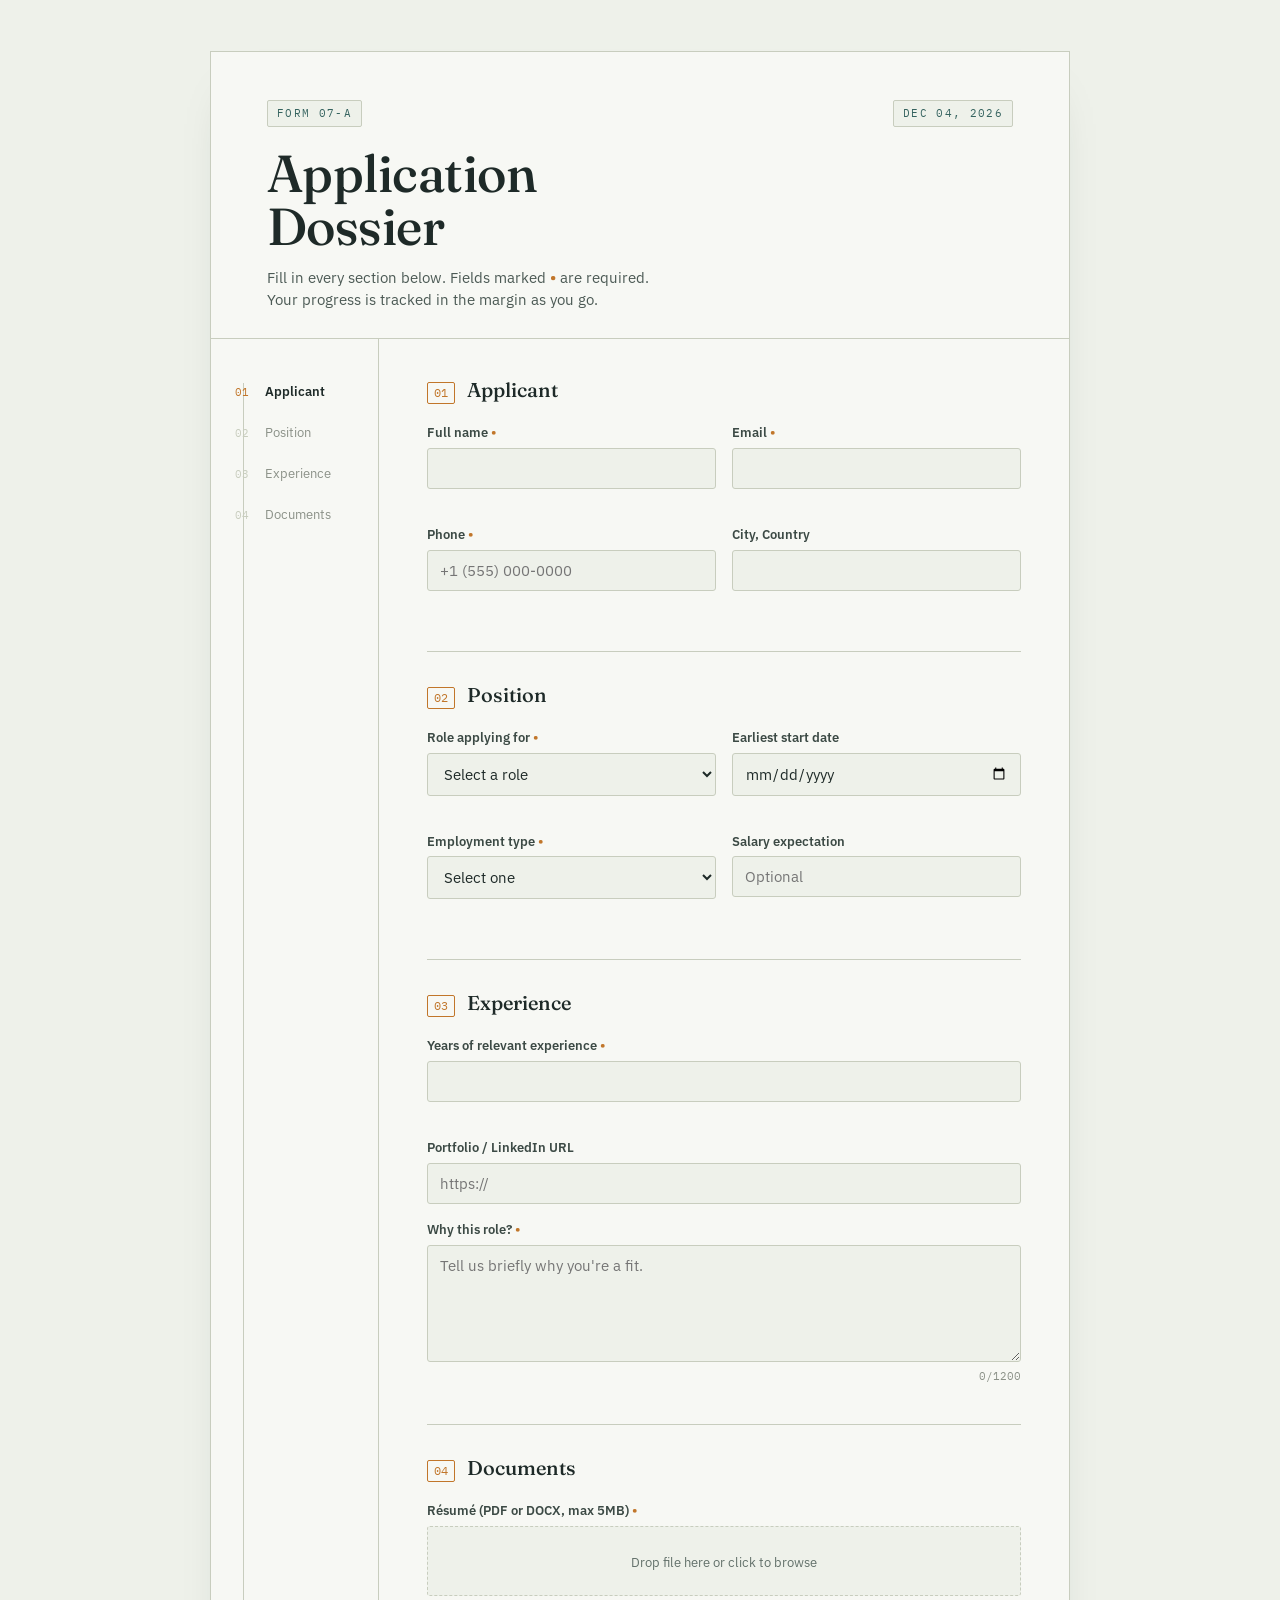
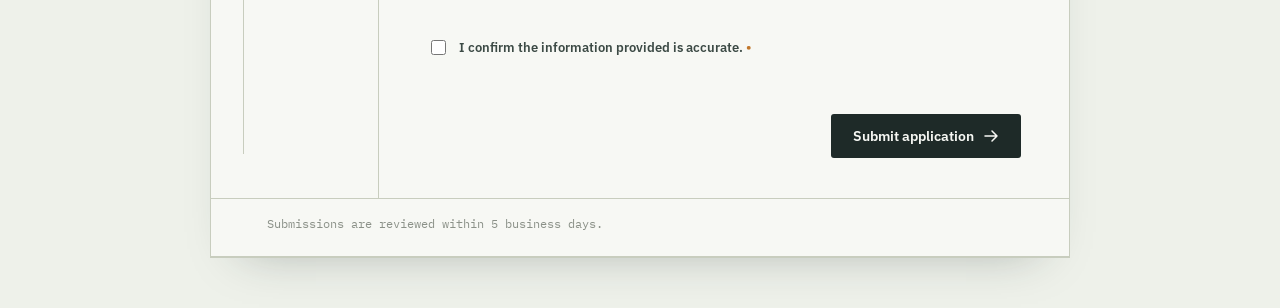
<file: index.html>
<!DOCTYPE html>
<html lang="en">
<head>
<meta charset="UTF-8">
<meta name="viewport" content="width=device-width, initial-scale=1.0">
<title>Apply — Application Form</title>
<link rel="preconnect" href="https://fonts.googleapis.com">
<link href="https://fonts.googleapis.com/css2?family=Fraunces:opsz,wght@9..144,400;9..144,500;9..144,600&family=IBM+Plex+Mono:wght@400;500&family=IBM+Plex+Sans:wght@400;500;600&display=swap" rel="stylesheet">
<link rel="stylesheet" href="apply.css">
</head>
<body>

<div class="sheet">

  <header class="masthead">
    <div class="masthead-top">
      <span class="tag">FORM 07-A</span>
      <span class="tag" id="stamp-date"></span>
    </div>
    <h1>Application<br>Dossier</h1>
    <p class="masthead-sub">Fill in every section below. Fields marked <span class="req">•</span> are required. Your progress is tracked in the margin as you go.</p>
  </header>

  <div class="body-grid">

    <!-- Progress rail -->
    <nav class="rail" aria-label="Form sections">
      <div class="rail-track"></div>
      <ol id="rail-list">
        <li data-section="s1" class="active"><span class="rail-num">01</span><span class="rail-label">Applicant</span></li>
        <li data-section="s2"><span class="rail-num">02</span><span class="rail-label">Position</span></li>
        <li data-section="s3"><span class="rail-num">03</span><span class="rail-label">Experience</span></li>
        <li data-section="s4"><span class="rail-num">04</span><span class="rail-label">Documents</span></li>
      </ol>
    </nav>

    <!-- Form -->
   <form id="apply-form" action="php/submit.php" method="POST" novalidate enctype="multipart/form-data">
      <section class="block" id="s1" data-section="s1">
        <div class="block-head">
          <span class="block-num">01</span>
          <h2>Applicant</h2>
        </div>

        <div class="field-row two">
          <div class="field">
            <label for="fullName">Full name <span class="req">•</span></label>
            <input type="text" id="fullName" name="fullName" autocomplete="name" required>
            <span class="error" id="err-fullName"></span>
          </div>
          <div class="field">
            <label for="email">Email <span class="req">•</span></label>
            <input type="email" id="email" name="email" autocomplete="email" required>
            <span class="error" id="err-email"></span>
          </div>
        </div>

        <div class="field-row two">
          <div class="field">
            <label for="phone">Phone <span class="req">•</span></label>
            <input type="tel" id="phone" name="phone" autocomplete="tel" placeholder="+1 (555) 000-0000" required>
            <span class="error" id="err-phone"></span>
          </div>
          <div class="field">
            <label for="location">City, Country</label>
            <input type="text" id="location" name="location" autocomplete="address-level2">
          </div>
        </div>
      </section>

      <section class="block" id="s2" data-section="s2">
        <div class="block-head">
          <span class="block-num">02</span>
          <h2>Position</h2>
        </div>

        <div class="field-row two">
          <div class="field">
            <label for="position">Role applying for <span class="req">•</span></label>
            <select id="position" name="position" required>
              <option value="" disabled selected>Select a role</option>
              <option value="Product Designer">Product Designer</option>
              <option value="Frontend Engineer">Frontend Engineer</option>
              <option value="Backend Engineer">Backend Engineer</option>
              <option value="Data Analyst">Data Analyst</option>
              <option value="Customer Support">Customer Support</option>
              <option value="Other">Other</option>
            </select>
            <span class="error" id="err-position"></span>
          </div>
          <div class="field">
            <label for="startDate">Earliest start date</label>
            <input type="date" id="startDate" name="startDate">
          </div>
        </div>

        <div class="field-row two">
          <div class="field">
            <label for="employment">Employment type <span class="req">•</span></label>
            <select id="employment" name="employment" required>
              <option value="" disabled selected>Select one</option>
              <option value="Full-time">Full-time</option>
              <option value="Part-time">Part-time</option>
              <option value="Contract">Contract</option>
              <option value="Internship">Internship</option>
            </select>
            <span class="error" id="err-employment"></span>
          </div>
          <div class="field">
            <label for="salary">Salary expectation</label>
            <input type="text" id="salary" name="salary" placeholder="Optional">
          </div>
        </div>
      </section>

      <section class="block" id="s3" data-section="s3">
        <div class="block-head">
          <span class="block-num">03</span>
          <h2>Experience</h2>
        </div>

        <div class="field">
          <label for="experience">Years of relevant experience <span class="req">•</span></label>
          <input type="number" id="experience" name="experience" min="0" max="60" required>
          <span class="error" id="err-experience"></span>
        </div>

        <div class="field">
          <label for="linkedin">Portfolio / LinkedIn URL</label>
          <input type="url" id="linkedin" name="linkedin" placeholder="https://">
        </div>

        <div class="field">
          <label for="coverLetter">Why this role? <span class="req">•</span></label>
          <textarea id="coverLetter" name="coverLetter" rows="5" maxlength="1200" required placeholder="Tell us briefly why you're a fit."></textarea>
          <div class="field-foot">
            <span class="error" id="err-coverLetter"></span>
            <span class="counter"><span id="cl-count">0</span>/1200</span>
          </div>
        </div>
      </section>

      <section class="block" id="s4" data-section="s4">
        <div class="block-head">
          <span class="block-num">04</span>
          <h2>Documents</h2>
        </div>

        <div class="field">
          <label for="resume">Résumé (PDF or DOCX, max 5MB) <span class="req">•</span></label>
          <div class="file-drop" id="file-drop">
            <input type="file" id="resume" name="resume" accept=".pdf,.doc,.docx" required>
            <span class="file-drop-text" id="file-drop-text">Drop file here or click to browse</span>
          </div>
          <span class="error" id="err-resume"></span>
        </div>

        <label class="checkline">
          <input type="checkbox" id="consent" name="consent" required>
          <span>I confirm the information provided is accurate. <span class="req">•</span></span>
        </label>
        <span class="error" id="err-consent"></span>
      </section>

      <div class="submit-row">
        <div class="submit-note" id="form-status" role="status" aria-live="polite"></div>
        <button type="submit" id="submit-btn">
          <span>Submit application</span>
          <svg width="16" height="16" viewBox="0 0 16 16" fill="none"><path d="M2 8H14M14 8L9 3M14 8L9 13" stroke="currentColor" stroke-width="1.5" stroke-linecap="round" stroke-linejoin="round"/></svg>
        </button>
      </div>

    </form>
  </div>

  <footer class="foot">
    <span>Submissions are reviewed within 5 business days.</span>
  </footer>
</div>

<script src="apply.js"></script>
</body>
</html>
</file>
<file: apply.css>
:root {
  --ink: #1E2A28;
  --paper: #EEF1EA;
  --paper-raised: #F7F8F4;
  --line: #C8CDBE;
  --amber: #C1762A;
  --teal: #35635F;
  --red: #B5442E;
  --font-display: "Fraunces", serif;
  --font-body: "IBM Plex Sans", sans-serif;
  --font-mono: "IBM Plex Mono", monospace;
}

* { box-sizing: border-box; }

html { scroll-behavior: smooth; }

body {
  margin: 0;
  background: var(--paper);
  color: var(--ink);
  font-family: var(--font-body);
  line-height: 1.5;
  -webkit-font-smoothing: antialiased;
  padding: clamp(16px, 4vw, 56px) 16px;
}

.sheet {
  max-width: 860px;
  margin: 0 auto;
  background: var(--paper-raised);
  border: 1px solid var(--line);
  box-shadow: 0 1px 0 var(--line), 0 24px 48px -32px rgba(30,42,40,0.35);
}

/* Masthead */
.masthead {
  padding: clamp(28px, 5vw, 48px) clamp(24px, 6vw, 56px) 28px;
  border-bottom: 1px solid var(--line);
}
.masthead-top {
  display: flex;
  justify-content: space-between;
  margin-bottom: 20px;
}
.tag {
  font-family: var(--font-mono);
  font-size: 11px;
  letter-spacing: 0.12em;
  text-transform: uppercase;
  color: var(--teal);
  border: 1px solid var(--line);
  padding: 4px 9px;
  border-radius: 2px;
  background: var(--paper);
}
h1 {
  font-family: var(--font-display);
  font-weight: 500;
  font-size: clamp(34px, 6vw, 52px);
  line-height: 1.02;
  margin: 0 0 14px;
  letter-spacing: -0.01em;
}
.masthead-sub {
  max-width: 46ch;
  color: #4C5A55;
  font-size: 14.5px;
  margin: 0;
}
.req { color: var(--amber); font-weight: 600; }

/* Body grid */
.body-grid {
  display: grid;
  grid-template-columns: 168px 1fr;
}
@media (max-width: 640px) {
  .body-grid { grid-template-columns: 1fr; }
  .rail { display: none; }
}

/* Rail */
.rail {
  position: relative;
  border-right: 1px solid var(--line);
  padding: 32px 0 32px 24px;
}
.rail-track {
  position: absolute;
  left: 32px;
  top: 44px;
  bottom: 44px;
  width: 1px;
  background: var(--line);
}
#rail-list {
  list-style: none;
  margin: 0;
  padding: 0;
  position: sticky;
  top: 24px;
}
#rail-list li {
  position: relative;
  display: flex;
  align-items: baseline;
  gap: 10px;
  padding: 11px 0;
  cursor: default;
}
.rail-num {
  font-family: var(--font-mono);
  font-size: 11px;
  color: var(--line);
  width: 20px;
}
.rail-label {
  font-size: 12.5px;
  color: #8B9188;
  transition: color 0.2s;
}
#rail-list li.active .rail-num,
#rail-list li.done .rail-num { color: var(--amber); }
#rail-list li.active .rail-label { color: var(--ink); font-weight: 600; }
#rail-list li.done .rail-label { color: var(--teal); }
#rail-list li.done .rail-num::after {
  content: "";
}

/* Form */
form { padding: 8px clamp(20px, 5vw, 48px) 40px; }

.block {
  padding: 28px 0 24px;
  border-bottom: 1px solid var(--line);
}
.block:last-of-type { border-bottom: none; }

.block-head {
  display: flex;
  align-items: baseline;
  gap: 12px;
  margin-bottom: 18px;
}
.block-num {
  font-family: var(--font-mono);
  font-size: 12px;
  color: var(--amber);
  border: 1px solid var(--amber);
  border-radius: 2px;
  padding: 1px 6px;
}
.block h2 {
  font-family: var(--font-display);
  font-weight: 500;
  font-size: 20px;
  margin: 0;
}

.field-row {
  display: grid;
  gap: 16px;
  margin-bottom: 16px;
}
.field-row.two { grid-template-columns: 1fr 1fr; }
@media (max-width: 560px) {
  .field-row.two { grid-template-columns: 1fr; }
}

.field { margin-bottom: 16px; display: flex; flex-direction: column; gap: 6px; }
.field-row .field { margin-bottom: 0; }

label {
  font-size: 12.5px;
  font-weight: 600;
  color: #3C4A45;
}

input[type="text"],
input[type="email"],
input[type="tel"],
input[type="url"],
input[type="date"],
input[type="number"],
select,
textarea {
  font-family: var(--font-body);
  font-size: 14.5px;
  color: var(--ink);
  background: var(--paper);
  border: 1px solid var(--line);
  border-radius: 3px;
  padding: 10px 12px;
  width: 100%;
  transition: border-color 0.15s, box-shadow 0.15s;
}
textarea { resize: vertical; font-family: var(--font-body); }

input:focus,
select:focus,
textarea:focus {
  outline: none;
  border-color: var(--teal);
  box-shadow: 0 0 0 3px rgba(53,99,95,0.14);
}

input:invalid:not(:placeholder-shown) { }

.field.has-error input,
.field.has-error select,
.field.has-error textarea {
  border-color: var(--red);
}

.error {
  font-size: 12px;
  color: var(--red);
  min-height: 14px;
  font-family: var(--font-mono);
}

.field-foot {
  display: flex;
  justify-content: space-between;
  align-items: center;
}
.counter {
  font-family: var(--font-mono);
  font-size: 11px;
  color: #8B9188;
}

/* File drop */
.file-drop {
  position: relative;
  border: 1px dashed var(--line);
  border-radius: 3px;
  background: var(--paper);
  padding: 22px 14px;
  text-align: center;
  transition: border-color 0.15s, background 0.15s;
}
.file-drop.drag { border-color: var(--teal); background: #E7EFE9; }
.file-drop input[type="file"] {
  position: absolute;
  inset: 0;
  opacity: 0;
  cursor: pointer;
}
.file-drop-text {
  font-size: 13px;
  color: #62706A;
}
.file-drop.filled .file-drop-text { color: var(--teal); font-weight: 600; }

/* Checkline */
.checkline {
  display: flex;
  align-items: flex-start;
  gap: 10px;
  font-size: 13px;
  color: #3C4A45;
  cursor: pointer;
  margin-top: 22px;
}
.checkline input {
  margin-top: 2px;
  accent-color: var(--teal);
  width: 15px;
  height: 15px;
  flex-shrink: 0;
}

/* Submit */
.submit-row {
  display: flex;
  justify-content: space-between;
  align-items: center;
  gap: 16px;
  margin-top: 32px;
  flex-wrap: wrap;
}
.submit-note {
  font-family: var(--font-mono);
  font-size: 12.5px;
  color: var(--teal);
  min-height: 16px;
}
.submit-note.is-error { color: var(--red); }

button#submit-btn {
  display: inline-flex;
  align-items: center;
  gap: 9px;
  background: var(--ink);
  color: var(--paper-raised);
  border: none;
  border-radius: 3px;
  padding: 13px 22px;
  font-family: var(--font-body);
  font-size: 14px;
  font-weight: 600;
  cursor: pointer;
  transition: transform 0.12s ease, background 0.15s;
}
button#submit-btn:hover { background: var(--teal); }
button#submit-btn:active { transform: translateY(1px); }
button#submit-btn:disabled { opacity: 0.55; cursor: not-allowed; }
button#submit-btn svg { transition: transform 0.15s; }
button#submit-btn:hover svg { transform: translateX(2px); }

/* Footer */
.foot {
  padding: 16px clamp(24px, 6vw, 56px) 24px;
  border-top: 1px solid var(--line);
  font-size: 11.5px;
  color: #8B9188;
  font-family: var(--font-mono);
}

/* Focus visibility for accessibility */
a:focus-visible,
button:focus-visible,
input:focus-visible,
select:focus-visible,
textarea:focus-visible {
  outline: 2px solid var(--teal);
  outline-offset: 2px;
}

@media (prefers-reduced-motion: reduce) {
  * { transition: none !important; scroll-behavior: auto !important; }
}
</file>
